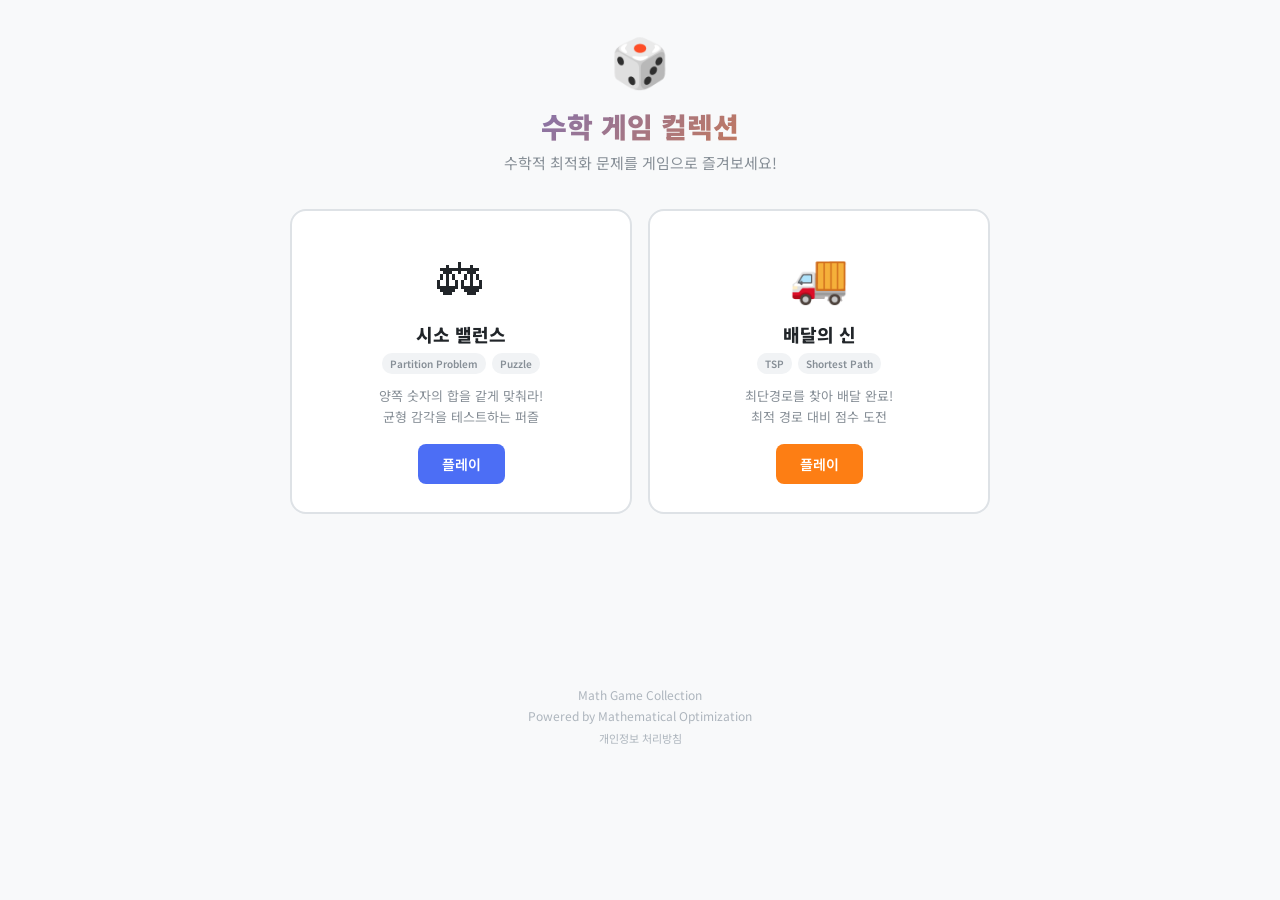
<file: index.html>
<!DOCTYPE html>
<html lang="ko">
<head>
  <meta charset="UTF-8">
  <meta name="viewport" content="width=device-width, initial-scale=1.0">
  <title>수학 게임 컬렉션 - 시소게임, 배달게임 | Math Game Collection - Seesaw Game</title>
  <meta name="description" content="시소게임 시소 밸런스, 배달의 신 최단경로 등 수학적 최적화를 게임으로 즐겨보세요! 무료 온라인 퍼즐 게임. Seesaw game, delivery game, free math puzzle games online.">
  <meta name="keywords" content="시소, 시소게임, 시소 게임, seesaw, seesaw game, 수학 게임, math game, 균형 퍼즐, balance puzzle, 배달 게임, 최단경로, TSP game, 무료 게임, 온라인 게임, 퍼즐 게임">
  <meta name="author" content="Math Game Collection">
  <meta name="robots" content="index, follow">
  <link rel="canonical" href="https://0820hong.github.io/math-games/">
  <meta property="og:title" content="수학 게임 컬렉션 - 시소게임, 배달게임 | Math Game Collection">
  <meta property="og:description" content="시소 밸런스, 배달의 신 등 수학적 최적화를 게임으로! Free math puzzle games.">
  <meta property="og:type" content="website">
  <meta property="og:url" content="https://0820hong.github.io/math-games/">
  <meta property="og:image" content="https://0820hong.github.io/math-games/og-portal.png">
  <meta property="og:locale" content="ko_KR">
  <meta property="og:site_name" content="수학 게임 컬렉션">
  <meta name="twitter:card" content="summary_large_image">
  <meta name="twitter:title" content="수학 게임 컬렉션 - 시소게임, 배달게임">
  <meta name="twitter:description" content="시소 밸런스, 배달의 신 등 수학적 최적화를 게임으로!">
  <meta name="twitter:image" content="https://0820hong.github.io/math-games/og-portal.png">
  <meta name="naver-site-verification" content="TODO_NAVER_VERIFICATION_CODE">
  <meta name="google-site-verification" content="TODO_GOOGLE_VERIFICATION_CODE">
  <link rel="icon" href="favicon.svg" type="image/svg+xml">
  <link rel="preconnect" href="https://fonts.googleapis.com">
  <link rel="preconnect" href="https://fonts.gstatic.com" crossorigin>
  <link href="https://fonts.googleapis.com/css2?family=Noto+Sans+KR:wght@400;600;700;800;900&display=swap" rel="stylesheet">
  <style>
    * { margin: 0; padding: 0; box-sizing: border-box; }
    body {
      font-family: 'Noto Sans KR', sans-serif;
      background: #F8F9FA;
      color: #212529;
      min-height: 100vh;
      display: flex;
      justify-content: center;
      padding: 24px 16px;
    }
    .container {
      width: 100%;
      max-width: 700px;
      text-align: center;
    }
    .hero-icon { font-size: 48px; margin-bottom: 12px; }
    .hero-title {
      font-size: 28px; font-weight: 900; margin-bottom: 6px;
      background: linear-gradient(135deg, #4C6EF5, #FD7E14);
      -webkit-background-clip: text; -webkit-text-fill-color: transparent;
      background-clip: text;
    }
    .hero-sub { font-size: 15px; color: #868E96; margin-bottom: 36px; }
    .games { display: grid; grid-template-columns: 1fr 1fr; gap: 16px; margin-bottom: 32px; }
    .game-card {
      background: #FFF; border: 2px solid #DEE2E6; border-radius: 16px;
      padding: 28px 20px; text-decoration: none; color: inherit;
      transition: all 0.2s; display: flex; flex-direction: column; align-items: center;
    }
    .game-card:hover {
      transform: translateY(-4px);
      box-shadow: 0 8px 24px rgba(0,0,0,0.1);
      border-color: #4C6EF5;
    }
    .game-card .card-icon { font-size: 48px; margin-bottom: 12px; }
    .game-card .card-title { font-size: 18px; font-weight: 800; margin-bottom: 6px; }
    .game-card .card-desc { font-size: 13px; color: #868E96; line-height: 1.6; margin-bottom: 16px; }
    .game-card .card-btn {
      background: #4C6EF5; color: #FFF; border: none; border-radius: 8px;
      padding: 10px 24px; font-size: 14px; font-weight: 600;
      cursor: pointer; font-family: inherit; transition: background 0.15s;
    }
    .game-card:nth-child(2) .card-btn { background: #FD7E14; }
    .game-card .card-btn:hover { filter: brightness(0.9); }
    .game-card .card-tags {
      display: flex; gap: 6px; margin-bottom: 12px; flex-wrap: wrap; justify-content: center;
    }
    .tag {
      font-size: 10px; padding: 3px 8px; border-radius: 10px;
      background: #F1F3F5; color: #868E96; font-weight: 600;
    }
    .footer {
      font-size: 12px; color: #ADB5BD; line-height: 1.8;
    }
    @media (max-width: 500px) {
      .games { grid-template-columns: 1fr; }
      .hero-title { font-size: 22px; }
    }
    .ad-container { display: flex; justify-content: center; margin: 0 auto 24px; }
    .site-footer-link { font-size: 11px; color: #ADB5BD; text-decoration: none; }
    .site-footer-link:hover { text-decoration: underline; }
  </style>
  <script async src="https://t1.daumcdn.net/kas/static/ba.min.js"></script>
  <!-- Google AdSense - TODO: ca-pub-XXXXXXXXXXXXXXXX를 실제 게시자 ID로 교체 -->
  <script async src="https://pagead2.googlesyndication.com/pagead/js/adsbygoogle.js?client=ca-pub-XXXXXXXXXXXXXXXX"
    crossorigin="anonymous"></script>
  <script type="application/ld+json">
  {
    "@context": "https://schema.org",
    "@type": "WebSite",
    "name": "수학 게임 컬렉션",
    "alternateName": ["Math Game Collection", "시소게임", "Seesaw Game"],
    "url": "https://0820hong.github.io/math-games/",
    "description": "시소 밸런스, 배달의 신 등 수학적 최적화를 게임으로 즐기는 무료 온라인 게임 모음",
    "inLanguage": ["ko", "en"],
    "author": { "@type": "Organization", "name": "Math Game Collection" }
  }
  </script>
</head>
<body>
  <div class="container">
    <div class="hero-icon">&#x1F3B2;</div>
    <h1 class="hero-title">수학 게임 컬렉션</h1>
    <p class="hero-sub">수학적 최적화 문제를 게임으로 즐겨보세요!</p>

    <div class="games">
      <a href="seesaw-game/" class="game-card">
        <div class="card-icon">&#x2696;</div>
        <div class="card-title">시소 밸런스</div>
        <div class="card-tags">
          <span class="tag">Partition Problem</span>
          <span class="tag">Puzzle</span>
        </div>
        <div class="card-desc">양쪽 숫자의 합을 같게 맞춰라!<br>균형 감각을 테스트하는 퍼즐</div>
        <button class="card-btn">플레이</button>
      </a>

      <a href="tsp-game/" class="game-card">
        <div class="card-icon">&#x1F69A;</div>
        <div class="card-title">배달의 신</div>
        <div class="card-tags">
          <span class="tag">TSP</span>
          <span class="tag">Shortest Path</span>
        </div>
        <div class="card-desc">최단경로를 찾아 배달 완료!<br>최적 경로 대비 점수 도전</div>
        <button class="card-btn">플레이</button>
      </a>
    </div>

    <!-- AdSense: Portal Banner - TODO: data-ad-slot을 실제 슬롯 ID로 교체 -->
    <div class="ad-container" style="max-width:728px;min-height:90px;">
      <ins class="adsbygoogle"
        style="display:block"
        data-ad-client="ca-pub-XXXXXXXXXXXXXXXX"
        data-ad-slot="XXXXXXXXXX"
        data-ad-format="auto"
        data-full-width-responsive="true"></ins>
      <script>(adsbygoogle = window.adsbygoogle || []).push({});</script>
    </div>

    <!-- Ad: Portal AdFit Banner -->
    <div class="ad-container">
      <ins class="kakao_ad_area" style="display:none;"
        data-ad-unit="DAN-ZZZZZZZZZZ"
        data-ad-width="320" data-ad-height="100"></ins>
    </div>

    <div class="footer">
      Math Game Collection<br>
      Powered by Mathematical Optimization<br>
      <a href="privacy.html" class="site-footer-link">개인정보 처리방침</a>
    </div>
  </div>
</body>
</html>
</file>
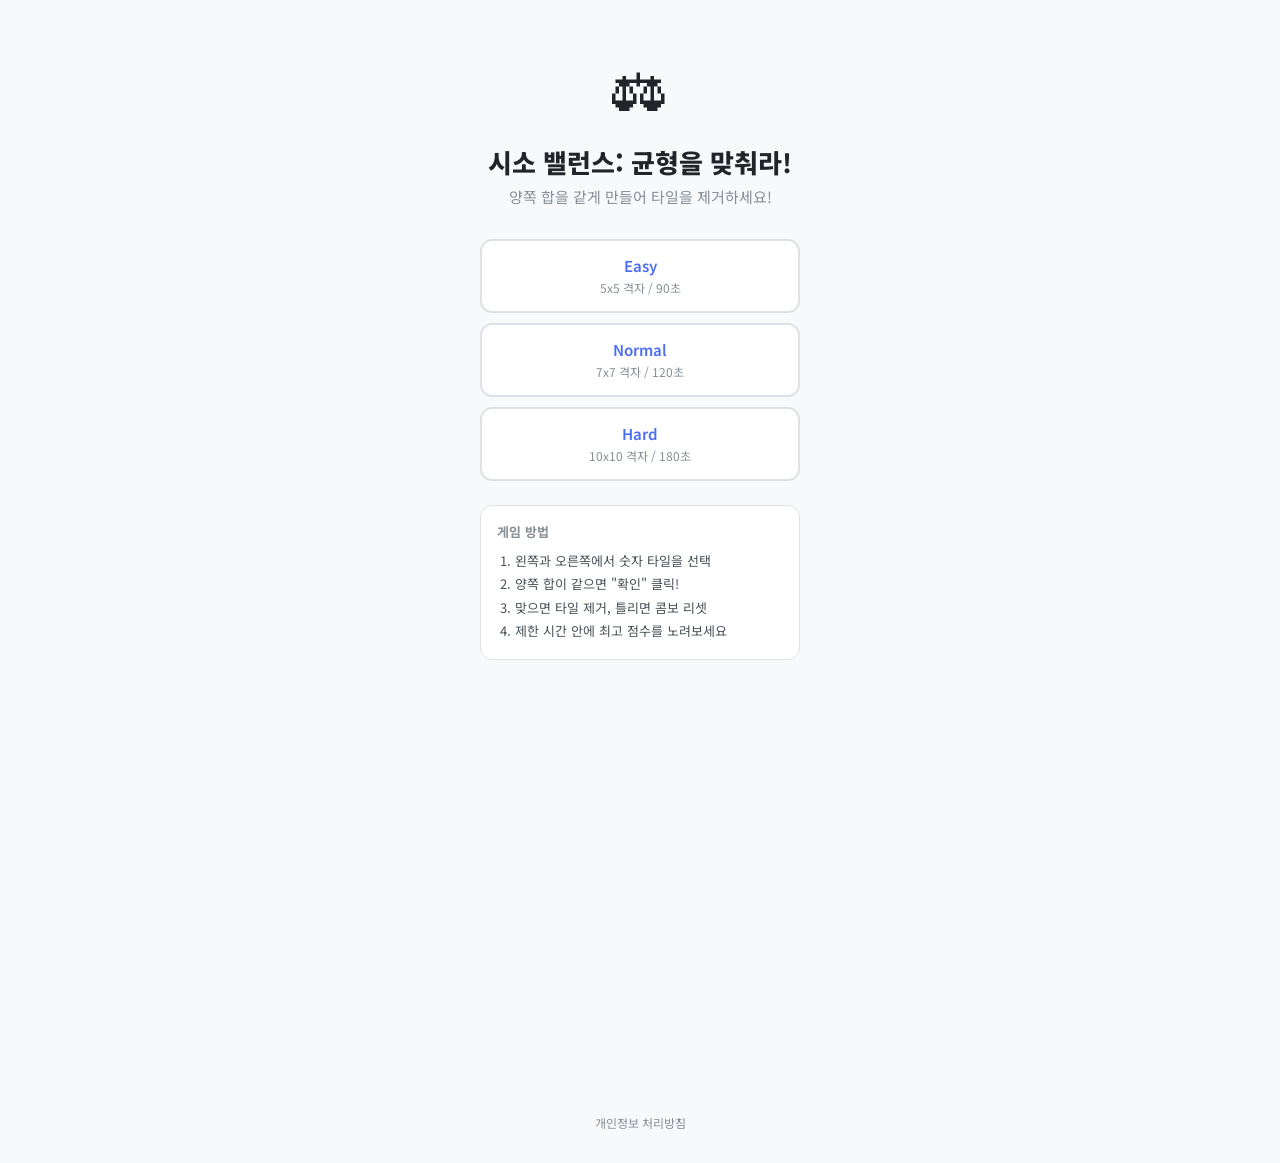
<file: seesaw-game/index.html>
<!DOCTYPE html>
<html lang="ko">
<head>
  <meta charset="UTF-8">
  <meta name="viewport" content="width=device-width, initial-scale=1.0">
  <title>시소게임 - 시소 밸런스: 균형을 맞춰라! | Seesaw Game Balance Puzzle</title>
  <meta name="description" content="시소게임 시소 밸런스 - 양쪽 숫자의 합을 같게 맞춰라! 균형 감각을 테스트하는 무료 온라인 퍼즐 게임. Seesaw game balance puzzle free online.">
  <meta name="keywords" content="시소, 시소게임, 시소 게임, 시소 밸런스, seesaw, seesaw game, balance puzzle, 균형 퍼즐, 숫자 퍼즐, 수학 게임, math game, 무료 게임, 온라인 게임">
  <meta name="author" content="Math Game Collection">
  <meta name="robots" content="index, follow">
  <link rel="canonical" href="https://0820hong.github.io/math-games/seesaw-game/">
  <meta property="og:title" content="시소게임 - 시소 밸런스: 균형을 맞춰라! | Seesaw Game">
  <meta property="og:description" content="양쪽 숫자의 합을 같게 맞춰라! 무료 온라인 균형 퍼즐 게임. Free seesaw balance puzzle game.">
  <meta property="og:type" content="website">
  <meta property="og:url" content="https://0820hong.github.io/math-games/seesaw-game/">
  <meta property="og:image" content="https://0820hong.github.io/math-games/seesaw-game/og-seesaw.png">
  <meta property="og:locale" content="ko_KR">
  <meta property="og:site_name" content="수학 게임 컬렉션">
  <meta name="twitter:card" content="summary_large_image">
  <meta name="twitter:title" content="시소게임 - 시소 밸런스: 균형을 맞춰라!">
  <meta name="twitter:description" content="양쪽 숫자의 합을 같게 맞춰라! 무료 온라인 균형 퍼즐 게임">
  <meta name="twitter:image" content="https://0820hong.github.io/math-games/seesaw-game/og-seesaw.png">
  <link rel="icon" href="favicon.svg" type="image/svg+xml">
  <link rel="preconnect" href="https://fonts.googleapis.com">
  <link rel="preconnect" href="https://fonts.gstatic.com" crossorigin>
  <link href="https://fonts.googleapis.com/css2?family=Noto+Sans+KR:wght@400;600;700;800;900&display=swap" rel="stylesheet">
  <link rel="stylesheet" href="css/style.css">
  <script async src="https://t1.daumcdn.net/kas/static/ba.min.js"></script>
  <!-- Google AdSense - TODO: ca-pub-XXXXXXXXXXXXXXXX를 실제 게시자 ID로 교체 -->
  <script async src="https://pagead2.googlesyndication.com/pagead/js/adsbygoogle.js?client=ca-pub-XXXXXXXXXXXXXXXX"
    crossorigin="anonymous"></script>
  <script type="application/ld+json">
  {
    "@context": "https://schema.org",
    "@type": "WebApplication",
    "name": "시소게임 - 시소 밸런스",
    "alternateName": ["Seesaw Game", "시소 게임", "Balance Puzzle"],
    "description": "양쪽 숫자의 합을 같게 맞춰 균형을 이루는 무료 온라인 퍼즐 게임",
    "url": "https://0820hong.github.io/math-games/seesaw-game/",
    "applicationCategory": "Game",
    "genre": "Puzzle",
    "operatingSystem": "Web Browser",
    "offers": { "@type": "Offer", "price": "0", "priceCurrency": "KRW" },
    "inLanguage": ["ko", "en"],
    "author": { "@type": "Organization", "name": "Math Game Collection" }
  }
  </script>
</head>
<body>
  <div class="container">

    <!-- Start Screen -->
    <section id="screen-start" class="screen start-screen active">
      <div class="game-icon">&#x2696;</div>
      <h1 class="game-title">시소 밸런스: 균형을 맞춰라!</h1>
      <p class="game-subtitle">양쪽 합을 같게 만들어 타일을 제거하세요!</p>

      <div class="difficulty-buttons">
        <button class="btn-difficulty" data-difficulty="easy">
          <span class="diff-label">Easy</span><br>
          <span class="diff-desc">5x5 격자 / 90초</span>
        </button>
        <button class="btn-difficulty" data-difficulty="normal">
          <span class="diff-label">Normal</span><br>
          <span class="diff-desc">7x7 격자 / 120초</span>
        </button>
        <button class="btn-difficulty" data-difficulty="hard">
          <span class="diff-label">Hard</span><br>
          <span class="diff-desc">10x10 격자 / 180초</span>
        </button>
      </div>

      <div class="how-to-play">
        <h3>게임 방법</h3>
        <ol>
          <li>왼쪽과 오른쪽에서 숫자 타일을 선택</li>
          <li>양쪽 합이 같으면 "확인" 클릭!</li>
          <li>맞으면 타일 제거, 틀리면 콤보 리셋</li>
          <li>제한 시간 안에 최고 점수를 노려보세요</li>
        </ol>
      </div>

      <!-- Ad: Start Screen Banner (320x250) -->
      <div class="ad-container ad-start">
        <ins class="kakao_ad_area" style="display:none;"
          data-ad-unit="DAN-jZkGd28zSj11ylZ7"
          data-ad-width="320" data-ad-height="250"></ins>
      </div>
    </section>

    <!-- Play Screen -->
    <section id="screen-play" class="screen play-screen">
      <div class="hud">
        <div class="hud-item">
          <span class="hud-label">점수</span>
          <span class="hud-value" id="hud-score">0</span>
        </div>
        <div class="hud-item">
          <span class="hud-label">콤보</span>
          <span class="hud-value" id="hud-combo">x0</span>
        </div>
        <div class="hud-item">
          <span class="hud-label">시간</span>
          <span class="hud-value" id="hud-time">1:00</span>
        </div>
        <div class="hud-item hud-bgm">
          <button class="btn-bgm" id="btn-bgm" title="BGM On/Off">&#x1f50a;</button>
          <input type="range" class="volume-slider" id="volume-slider" min="0" max="100" value="50" title="볼륨">
        </div>
      </div>

      <div class="timer-bar">
        <div class="timer-bar-fill" id="timer-bar-fill"></div>
      </div>

      <div class="game-area">
        <!-- Left Board -->
        <div class="board-section left">
          <div class="board-label">왼쪽</div>
          <div class="tile-grid" id="left-board"></div>
          <div class="board-sum">합: <span id="left-sum">0</span></div>
        </div>

        <!-- Seesaw -->
        <div class="seesaw-section">
          <div class="seesaw-wrap">
            <div class="seesaw-bar" id="seesaw-bar"></div>
            <div class="seesaw-pivot"></div>
          </div>
          <div class="seesaw-indicator" id="seesaw-indicator">숫자를 선택하세요</div>
        </div>

        <!-- Right Board -->
        <div class="board-section right">
          <div class="board-label">오른쪽</div>
          <div class="tile-grid" id="right-board"></div>
          <div class="board-sum">합: <span id="right-sum">0</span></div>
        </div>
      </div>

      <div class="play-actions">
        <button class="btn-action btn-confirm" id="btn-confirm" disabled>선택 확인! <span class="key-hint">[Space]</span></button>
        <button class="btn-action btn-clear-sel" id="btn-clear">선택 초기화</button>
      </div>
      <div class="play-actions play-actions-sub">
        <button class="btn-action btn-sub btn-ingame-retry" id="btn-ingame-retry">재도전</button>
        <button class="btn-action btn-sub btn-ingame-quit" id="btn-ingame-quit">나가기</button>
      </div>
    </section>

    <!-- Result Screen -->
    <section id="screen-result" class="screen result-screen">
      <h2 class="result-title">게임 종료!</h2>

      <div class="result-score-box">
        <div class="result-score-label">최종 점수</div>
        <div class="result-score-value" id="result-score">0</div>
      </div>

      <div class="result-stats">
        <div class="stat">
          <div class="stat-label">제거한 타일</div>
          <div class="stat-value" id="result-clear-rate">0/0</div>
        </div>
        <div class="stat">
          <div class="stat-label">최대 콤보</div>
          <div class="stat-value" id="result-max-combo">x0</div>
        </div>
        <div class="stat">
          <div class="stat-label">매칭 성공</div>
          <div class="stat-value" id="result-match-count">0회</div>
        </div>
        <div class="stat">
          <div class="stat-label">매칭 실패</div>
          <div class="stat-value" id="result-miss-count">0회</div>
        </div>
      </div>

      <div class="result-grade" id="result-grade">S</div>
      <div class="result-message" id="result-message">완벽한 균형 마스터!</div>

      <div class="share-buttons">
        <button class="btn-sns btn-sns-x" id="btn-share-x" title="X (Twitter)">
          <svg width="16" height="16" viewBox="0 0 24 24" fill="currentColor"><path d="M18.244 2.25h3.308l-7.227 8.26 8.502 11.24H16.17l-5.214-6.817L4.99 21.75H1.68l7.73-8.835L1.254 2.25H8.08l4.713 6.231zm-1.161 17.52h1.833L7.084 4.126H5.117z"/></svg>
          X
        </button>
        <button class="btn-sns btn-sns-fb" id="btn-share-fb" title="Facebook">
          <svg width="16" height="16" viewBox="0 0 24 24" fill="currentColor"><path d="M24 12.073c0-6.627-5.373-12-12-12s-12 5.373-12 12c0 5.99 4.388 10.954 10.125 11.854v-8.385H7.078v-3.47h3.047V9.43c0-3.007 1.792-4.669 4.533-4.669 1.312 0 2.686.235 2.686.235v2.953H15.83c-1.491 0-1.956.925-1.956 1.874v2.25h3.328l-.532 3.47h-2.796v8.385C19.612 23.027 24 18.062 24 12.073z"/></svg>
          Facebook
        </button>
        <button class="btn-sns btn-sns-kakao" id="btn-share-kakao" title="KakaoTalk">
          <svg width="16" height="16" viewBox="0 0 24 24" fill="currentColor"><path d="M12 3c-5.523 0-10 3.582-10 8 0 2.834 1.863 5.32 4.664 6.727-.147.528-.535 1.917-.612 2.214-.097.372.136.367.287.267.118-.078 1.89-1.284 2.655-1.808A11.4 11.4 0 0 0 12 19c5.523 0 10-3.582 10-8s-4.477-8-10-8z"/></svg>
          카카오톡
        </button>
        <button class="btn-sns btn-sns-copy" id="btn-share-copy" title="링크 복사">
          <svg width="16" height="16" viewBox="0 0 24 24" fill="none" stroke="currentColor" stroke-width="2"><rect x="9" y="9" width="13" height="13" rx="2"/><path d="M5 15H4a2 2 0 0 1-2-2V4a2 2 0 0 1 2-2h9a2 2 0 0 1 2 2v1"/></svg>
          링크복사
        </button>
        <button class="btn-sns btn-sns-img" id="btn-share" title="이미지 저장">
          <svg width="16" height="16" viewBox="0 0 24 24" fill="none" stroke="currentColor" stroke-width="2"><path d="M21 15v4a2 2 0 0 1-2 2H5a2 2 0 0 1-2-2v-4"/><polyline points="7 10 12 15 17 10"/><line x1="12" y1="15" x2="12" y2="3"/></svg>
          이미지저장
        </button>
      </div>
      <div class="share-toast" id="share-toast"></div>

      <!-- Ad: Result Screen Banner (300x250) -->
      <div class="ad-container ad-result">
        <ins class="kakao_ad_area" style="display:none;"
          data-ad-unit="DAN-K0fBYcdIjmGCOzU5"
          data-ad-width="300" data-ad-height="250"></ins>
      </div>

      <div class="result-actions">
        <button class="btn-result btn-secondary" id="btn-retry">다시 도전</button>
        <button class="btn-result btn-secondary" id="btn-change">다른 난이도</button>
      </div>
    </section>

    <!-- Combo Popup -->
    <div class="combo-popup" id="combo-popup"></div>

    <!-- AdSense: Footer Banner - TODO: data-ad-slot을 실제 슬롯 ID로 교체 -->
    <div class="ad-container ad-adsense">
      <ins class="adsbygoogle"
        style="display:block"
        data-ad-client="ca-pub-XXXXXXXXXXXXXXXX"
        data-ad-slot="XXXXXXXXXX"
        data-ad-format="auto"
        data-full-width-responsive="true"></ins>
      <script>(adsbygoogle = window.adsbygoogle || []).push({});</script>
    </div>

    <div class="site-footer">
      <a href="privacy.html">개인정보 처리방침</a>
    </div>

  </div>

  <!-- Ad: PC Vertical Sidebar (160x600) - 데스크탑 전용 -->
  <div class="ad-container ad-pc-vertical">
    <ins class="kakao_ad_area" style="display:none;"
      data-ad-unit="DAN-tXRGw9UH5gdCKD9G"
      data-ad-width="160" data-ad-height="600"></ins>
  </div>

  <!-- Ad: Mobile Strip Banner (320x50) - 모바일 전용 -->
  <div class="ad-container ad-mobile-strip">
    <ins class="kakao_ad_area" style="display:none;"
      data-ad-unit="DAN-TBmlamJAGPcLtFlO"
      data-ad-width="320" data-ad-height="50"></ins>
  </div>

  <script src="js/timer.js"></script>
  <script src="js/game.js"></script>
  <script src="js/board.js"></script>
  <script src="js/seesaw.js"></script>
  <script src="js/bgm.js"></script>
  <script src="js/share.js"></script>
  <script src="js/ad.js"></script>
  <script src="js/main.js"></script>
</body>
</html>
</file>
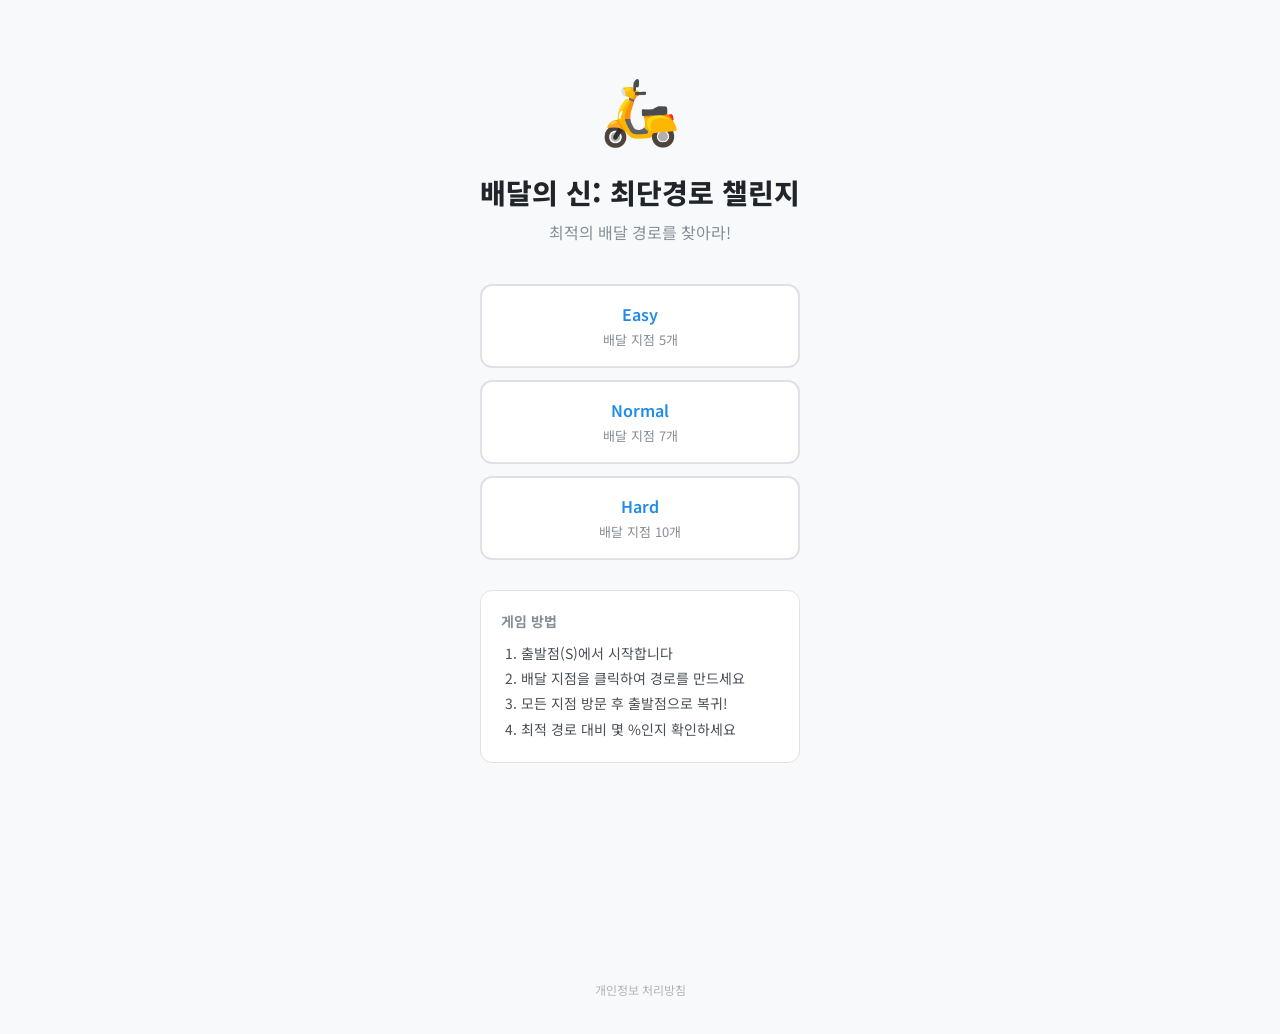
<file: tsp-game/index.html>
<!DOCTYPE html>
<html lang="ko">
<head>
  <meta charset="UTF-8">
  <meta name="viewport" content="width=device-width, initial-scale=1.0">
  <title>배달의 신: 최단경로 챌린지 | Delivery TSP Mini Game</title>
  <meta name="description" content="배달 게임 - 모든 배달 지점을 최단거리로 방문하세요! 외판원 문제(TSP)를 게임으로 즐기는 무료 온라인 최단경로 챌린지. Delivery game, TSP shortest path challenge.">
  <meta name="keywords" content="배달 게임, 최단경로, TSP, 외판원 문제, delivery game, shortest path, 수학 게임, math game, 무료 게임, 온라인 게임, 경로 찾기">
  <meta name="author" content="Math Game Collection">
  <meta name="robots" content="index, follow">
  <link rel="canonical" href="https://0820hong.github.io/math-games/tsp-game/">
  <meta property="og:title" content="배달의 신: 최단경로 챌린지 | TSP Game">
  <meta property="og:description" content="모든 배달 지점을 최단거리로 방문하세요! 무료 온라인 최단경로 게임.">
  <meta property="og:type" content="website">
  <meta property="og:url" content="https://0820hong.github.io/math-games/tsp-game/">
  <meta property="og:locale" content="ko_KR">
  <meta property="og:site_name" content="수학 게임 컬렉션">
  <meta name="twitter:card" content="summary">
  <meta name="twitter:title" content="배달의 신: 최단경로 챌린지">
  <meta name="twitter:description" content="모든 배달 지점을 최단거리로 방문하세요! 무료 온라인 최단경로 게임.">
  <link rel="icon" href="../favicon.svg" type="image/svg+xml">
  <link rel="preconnect" href="https://fonts.googleapis.com">
  <link rel="preconnect" href="https://fonts.gstatic.com" crossorigin>
  <link href="https://fonts.googleapis.com/css2?family=Noto+Sans+KR:wght@400;600;700;800;900&display=swap" rel="stylesheet">
  <link rel="stylesheet" href="css/style.css">
  <script async src="https://t1.daumcdn.net/kas/static/ba.min.js"></script>
  <!-- Google AdSense - TODO: ca-pub-XXXXXXXXXXXXXXXX를 실제 게시자 ID로 교체 -->
  <script async src="https://pagead2.googlesyndication.com/pagead/js/adsbygoogle.js?client=ca-pub-XXXXXXXXXXXXXXXX"
    crossorigin="anonymous"></script>
  <script type="application/ld+json">
  {
    "@context": "https://schema.org",
    "@type": "WebApplication",
    "name": "배달의 신 - 최단경로 챌린지",
    "alternateName": ["Delivery Game", "TSP Game"],
    "description": "외판원 문제(TSP)를 게임으로 즐기는 무료 온라인 최단경로 챌린지",
    "url": "https://0820hong.github.io/math-games/tsp-game/",
    "applicationCategory": "Game",
    "genre": "Puzzle",
    "operatingSystem": "Web Browser",
    "offers": { "@type": "Offer", "price": "0", "priceCurrency": "KRW" },
    "inLanguage": ["ko", "en"],
    "author": { "@type": "Organization", "name": "Math Game Collection" }
  }
  </script>
</head>
<body>
  <div class="container">

    <!-- Start Screen -->
    <section id="screen-start" class="screen start-screen active">
      <div class="game-icon">&#x1F6F5;</div>
      <h1 class="game-title">배달의 신: 최단경로 챌린지</h1>
      <p class="game-subtitle">최적의 배달 경로를 찾아라!</p>

      <div class="difficulty-buttons">
        <button class="btn-difficulty" data-difficulty="easy">
          <span class="diff-label">Easy</span>
          <br>
          <span class="diff-desc">배달 지점 5개</span>
        </button>
        <button class="btn-difficulty" data-difficulty="normal">
          <span class="diff-label">Normal</span>
          <br>
          <span class="diff-desc">배달 지점 7개</span>
        </button>
        <button class="btn-difficulty" data-difficulty="hard">
          <span class="diff-label">Hard</span>
          <br>
          <span class="diff-desc">배달 지점 10개</span>
        </button>
      </div>

      <div class="how-to-play">
        <h3>게임 방법</h3>
        <ol>
          <li>출발점(S)에서 시작합니다</li>
          <li>배달 지점을 클릭하여 경로를 만드세요</li>
          <li>모든 지점 방문 후 출발점으로 복귀!</li>
          <li>최적 경로 대비 몇 %인지 확인하세요</li>
        </ol>
      </div>

      <!-- Ad: Start Screen Banner -->
      <div style="display:flex;justify-content:center;margin:20px auto;max-width:320px;">
        <ins class="kakao_ad_area" style="display:none;"
          data-ad-unit="DAN-XXXXXXXXXX"
          data-ad-width="320" data-ad-height="100"></ins>
      </div>
    </section>

    <!-- Play Screen -->
    <section id="screen-play" class="screen play-screen">
      <div class="hud">
        <div class="hud-item">
          <span class="hud-label">난이도</span>
          <span class="hud-value" id="hud-difficulty">Normal</span>
        </div>
        <div class="hud-item">
          <span class="hud-label">방문</span>
          <span class="hud-value" id="hud-visited">0/6</span>
        </div>
        <div class="hud-item">
          <span class="hud-label">현재 거리</span>
          <span class="hud-value"><span id="hud-distance">0.0</span></span>
        </div>
      </div>

      <div id="canvas-container">
        <canvas id="game-canvas" width="600" height="500"></canvas>
      </div>

      <div class="play-actions">
        <button class="btn-action" id="btn-undo">되돌리기</button>
        <button class="btn-action" id="btn-reset">초기화</button>
      </div>
    </section>

    <!-- Result Screen -->
    <section id="screen-result" class="screen result-screen">
      <h2 class="result-title">결과 발표!</h2>

      <div class="result-canvas-wrap">
        <div id="canvas-container-result">
          <!-- Canvas is reused from play screen -->
        </div>
      </div>

      <div class="result-stats">
        <div class="stat">
          <div class="stat-label">내 거리</div>
          <div class="stat-value" id="result-user-dist">0</div>
        </div>
        <div class="stat">
          <div class="stat-label">최적 거리</div>
          <div class="stat-value" id="result-optimal-dist">0</div>
        </div>
      </div>

      <div class="result-ratio">최적 대비 <span id="result-ratio">100%</span></div>

      <div class="result-grade" id="result-grade">S</div>
      <div class="result-message" id="result-message">배달의 신!</div>

      <!-- Ad: Result Screen Banner -->
      <div style="display:flex;justify-content:center;margin:16px auto;max-width:300px;">
        <ins class="kakao_ad_area" style="display:none;"
          data-ad-unit="DAN-YYYYYYYYYY"
          data-ad-width="300" data-ad-height="250"></ins>
      </div>

      <div class="result-actions">
        <button class="btn-result btn-primary" id="btn-share">결과 공유</button>
        <button class="btn-result btn-secondary" id="btn-copy">텍스트 복사</button>
        <button class="btn-result btn-secondary" id="btn-retry">다시 도전</button>
        <button class="btn-result btn-secondary" id="btn-change">다른 난이도</button>
      </div>
    </section>

    <!-- AdSense: Footer Banner - TODO: data-ad-slot을 실제 슬롯 ID로 교체 -->
    <div style="display:flex;justify-content:center;margin:16px auto;max-width:728px;min-height:90px;">
      <ins class="adsbygoogle"
        style="display:block"
        data-ad-client="ca-pub-XXXXXXXXXXXXXXXX"
        data-ad-slot="XXXXXXXXXX"
        data-ad-format="auto"
        data-full-width-responsive="true"></ins>
      <script>(adsbygoogle = window.adsbygoogle || []).push({});</script>
    </div>

    <div style="text-align:center;padding:16px 0;font-size:12px;">
      <a href="../privacy.html" style="color:#ADB5BD;text-decoration:none;">개인정보 처리방침</a>
    </div>

  </div>

  <script src="js/tsp-solver.js"></script>
  <script src="js/game.js"></script>
  <script src="js/canvas.js"></script>
  <script src="js/share.js"></script>
  <script src="js/main.js"></script>
</body>
</html>
</file>
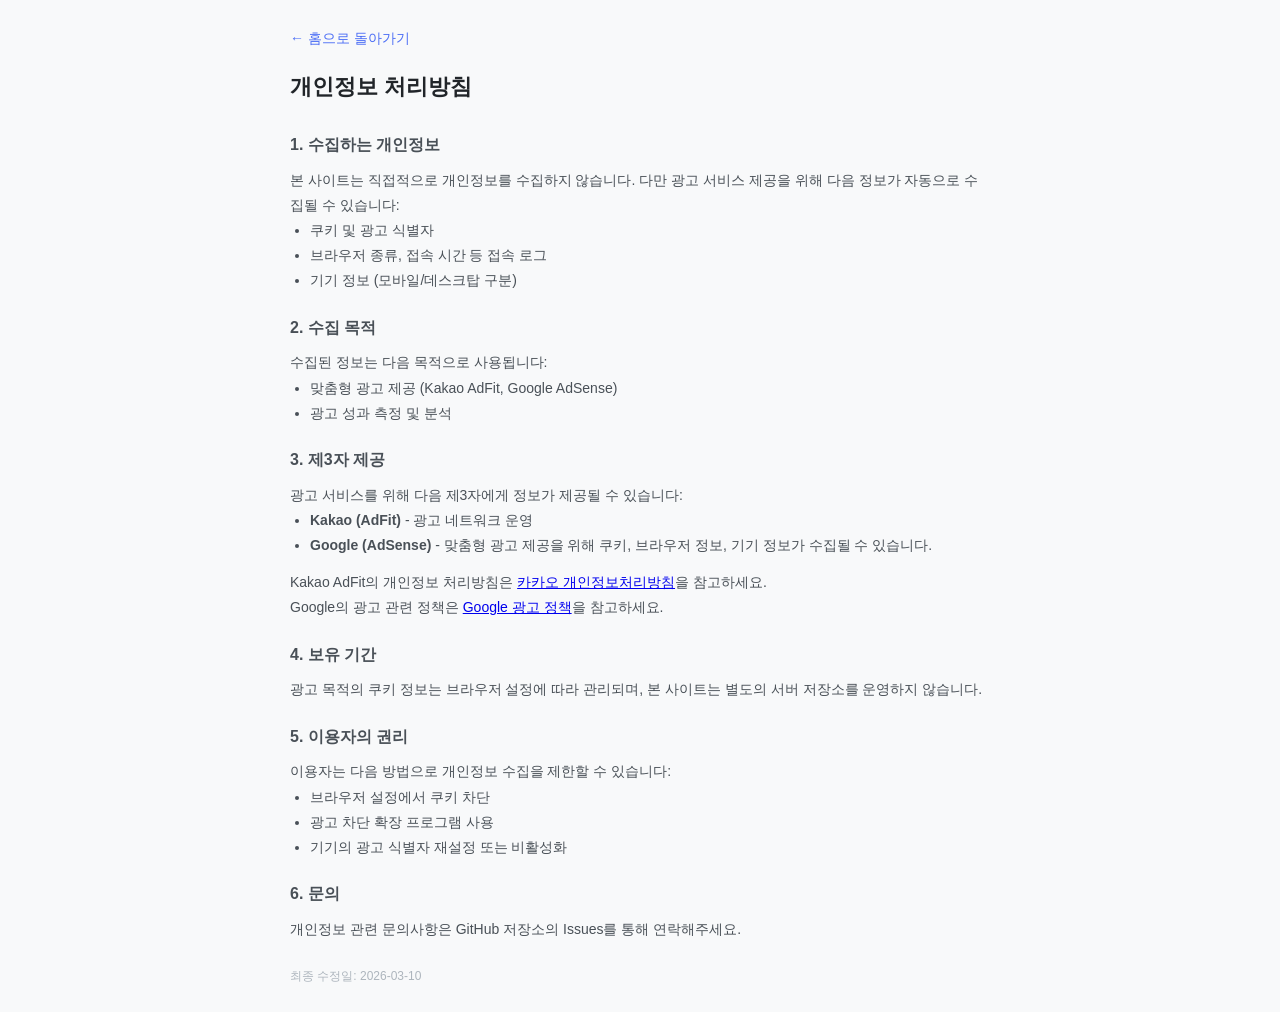
<file: privacy.html>
<!DOCTYPE html>
<html lang="ko">
<head>
  <meta charset="UTF-8">
  <meta name="viewport" content="width=device-width, initial-scale=1.0">
  <title>개인정보 처리방침 | 수학 게임 컬렉션</title>
  <link rel="icon" href="favicon.svg" type="image/svg+xml">
  <style>
    * { margin: 0; padding: 0; box-sizing: border-box; }
    body {
      font-family: 'Noto Sans KR', -apple-system, sans-serif;
      background: #F8F9FA; color: #212529;
      padding: 24px 16px; line-height: 1.8;
    }
    .container { max-width: 700px; margin: 0 auto; }
    h1 { font-size: 22px; font-weight: 800; margin-bottom: 24px; }
    h2 { font-size: 16px; font-weight: 700; margin: 20px 0 8px; color: #495057; }
    p, li { font-size: 14px; color: #495057; }
    ul { padding-left: 20px; margin-bottom: 12px; }
    .back { display: inline-block; margin-bottom: 16px; color: #4C6EF5; text-decoration: none; font-size: 14px; }
    .back:hover { text-decoration: underline; }
    .updated { font-size: 12px; color: #ADB5BD; margin-top: 24px; }
  </style>
</head>
<body>
  <div class="container">
    <a href="./" class="back">&larr; 홈으로 돌아가기</a>
    <h1>개인정보 처리방침</h1>

    <h2>1. 수집하는 개인정보</h2>
    <p>본 사이트는 직접적으로 개인정보를 수집하지 않습니다. 다만 광고 서비스 제공을 위해 다음 정보가 자동으로 수집될 수 있습니다:</p>
    <ul>
      <li>쿠키 및 광고 식별자</li>
      <li>브라우저 종류, 접속 시간 등 접속 로그</li>
      <li>기기 정보 (모바일/데스크탑 구분)</li>
    </ul>

    <h2>2. 수집 목적</h2>
    <p>수집된 정보는 다음 목적으로 사용됩니다:</p>
    <ul>
      <li>맞춤형 광고 제공 (Kakao AdFit, Google AdSense)</li>
      <li>광고 성과 측정 및 분석</li>
    </ul>

    <h2>3. 제3자 제공</h2>
    <p>광고 서비스를 위해 다음 제3자에게 정보가 제공될 수 있습니다:</p>
    <ul>
      <li><strong>Kakao (AdFit)</strong> - 광고 네트워크 운영</li>
      <li><strong>Google (AdSense)</strong> - 맞춤형 광고 제공을 위해 쿠키, 브라우저 정보, 기기 정보가 수집될 수 있습니다.</li>
    </ul>
    <p>Kakao AdFit의 개인정보 처리방침은 <a href="https://www.kakao.com/policy/privacy" target="_blank" rel="noopener">카카오 개인정보처리방침</a>을 참고하세요.</p>
    <p>Google의 광고 관련 정책은 <a href="https://policies.google.com/technologies/ads" target="_blank" rel="noopener">Google 광고 정책</a>을 참고하세요.</p>

    <h2>4. 보유 기간</h2>
    <p>광고 목적의 쿠키 정보는 브라우저 설정에 따라 관리되며, 본 사이트는 별도의 서버 저장소를 운영하지 않습니다.</p>

    <h2>5. 이용자의 권리</h2>
    <p>이용자는 다음 방법으로 개인정보 수집을 제한할 수 있습니다:</p>
    <ul>
      <li>브라우저 설정에서 쿠키 차단</li>
      <li>광고 차단 확장 프로그램 사용</li>
      <li>기기의 광고 식별자 재설정 또는 비활성화</li>
    </ul>

    <h2>6. 문의</h2>
    <p>개인정보 관련 문의사항은 GitHub 저장소의 Issues를 통해 연락해주세요.</p>

    <p class="updated">최종 수정일: 2026-03-10</p>
  </div>
</body>
</html>
</file>
<file: seesaw-game/css/style.css>
:root {
  --bg: #F8F9FA;
  --text: #212529;
  --text-light: #868E96;
  --left-bg: #EDF2FF;
  --left-tile: #4C6EF5;
  --left-tile-dark: #3B5BDB;
  --right-bg: #FFF4E6;
  --right-tile: #FD7E14;
  --right-tile-dark: #E8590C;
  --match-color: #40C057;
  --border: #DEE2E6;
  --radius: 12px;
}

* { margin: 0; padding: 0; box-sizing: border-box; }

body {
  font-family: 'Noto Sans KR', sans-serif;
  background: var(--bg);
  color: var(--text);
  min-height: 100vh;
  display: flex;
  justify-content: center;
  padding: 16px;
}

.container {
  width: 100%;
  max-width: 960px;
}

/* Screen management */
.screen { display: none; animation: fadeIn 0.3s ease; }
.screen.active { display: block; }

@keyframes fadeIn {
  from { opacity: 0; transform: translateY(10px); }
  to { opacity: 1; transform: translateY(0); }
}

/* Start Screen */
.start-screen { text-align: center; padding: 30px 20px; }
.game-icon { font-size: 56px; margin-bottom: 16px; }
.game-title { font-size: 26px; font-weight: 800; margin-bottom: 6px; }
.game-subtitle { font-size: 15px; color: var(--text-light); margin-bottom: 32px; }

.difficulty-buttons {
  display: flex; flex-direction: column; gap: 10px;
  max-width: 320px; margin: 0 auto 24px;
}

.btn-difficulty {
  padding: 14px 20px; border: 2px solid var(--border);
  border-radius: var(--radius); background: #FFF;
  font-size: 15px; font-weight: 600; cursor: pointer;
  transition: all 0.2s; font-family: inherit;
}
.btn-difficulty:hover {
  border-color: var(--left-tile); background: var(--left-bg);
  transform: translateY(-2px); box-shadow: 0 4px 12px rgba(76,110,245,0.15);
}
.btn-difficulty .diff-label { color: var(--left-tile); }
.btn-difficulty .diff-desc { font-size: 12px; color: var(--text-light); font-weight: 400; }

.how-to-play {
  background: #FFF; border: 1px solid var(--border);
  border-radius: var(--radius); padding: 16px; text-align: left;
  max-width: 320px; margin: 0 auto;
}
.how-to-play h3 { font-size: 13px; color: var(--text-light); margin-bottom: 8px; }
.how-to-play ol { font-size: 13px; padding-left: 18px; line-height: 1.8; color: #495057; }

/* Play Screen */
.play-screen { padding: 0; }

.hud {
  display: flex; justify-content: space-between; align-items: center;
  padding: 10px 14px; background: #FFF;
  border-radius: var(--radius) var(--radius) 0 0;
  border: 1px solid var(--border); border-bottom: none;
}
.hud-item { display: flex; flex-direction: column; align-items: center; gap: 1px; }
.hud-label { font-size: 10px; color: var(--text-light); text-transform: uppercase; letter-spacing: 0.5px; }
.hud-value { font-weight: 700; font-size: 16px; }
.time-warning { color: #FA5252; animation: blink 0.5s infinite; }
@keyframes blink { 50% { opacity: 0.5; } }

.timer-bar {
  height: 14px; background: #E9ECEF;
  border-left: 1px solid var(--border); border-right: 1px solid var(--border);
  position: relative;
}
.timer-bar-fill {
  height: 100%; background: linear-gradient(90deg, var(--left-tile), #748FFC);
  transition: width 1s linear;
  border-radius: 0 2px 2px 0;
  box-shadow: 0 0 6px rgba(76,110,245,0.3);
}
.timer-bar-fill.warning {
  background: linear-gradient(90deg, #FA5252, #FF6B6B);
  box-shadow: 0 0 10px rgba(250,82,82,0.5);
  animation: timerPulse 0.8s infinite;
}
@keyframes timerPulse {
  0%, 100% { opacity: 1; }
  50% { opacity: 0.7; }
}

/* BGM Button & Volume */
.hud-bgm {
  flex-direction: row !important; gap: 6px !important; align-items: center !important;
}
.btn-bgm {
  background: none; border: 1px solid var(--border); border-radius: 6px;
  font-size: 18px; cursor: pointer; padding: 4px 8px;
  transition: all 0.15s; line-height: 1;
}
.btn-bgm:hover { background: var(--bg); }
.btn-bgm.muted { opacity: 0.4; }

.volume-slider {
  width: 60px; height: 4px; cursor: pointer;
  accent-color: var(--left-tile);
}

/* Key Hint */
.key-hint {
  font-size: 10px; opacity: 0.6; font-weight: 400;
}

/* Game Area */
.game-area {
  display: flex; align-items: stretch; gap: 0;
  background: #FFF;
  border-left: 1px solid var(--border); border-right: 1px solid var(--border);
  min-height: 200px;
}

.board-section {
  flex: 1; padding: 12px; display: flex; flex-direction: column; align-items: center;
}
.board-section.left { background: var(--left-bg); }
.board-section.right { background: var(--right-bg); }

.board-label {
  font-size: 12px; font-weight: 700; color: var(--text-light);
  margin-bottom: 8px; text-transform: uppercase; letter-spacing: 1px;
}
.board-sum {
  font-size: 20px; font-weight: 800; margin-top: 8px;
}
.board-section.left .board-sum { color: var(--left-tile); }
.board-section.right .board-sum { color: var(--right-tile); }

.tile-grid {
  display: grid; gap: 6px; width: 100%;
}

/* Seesaw section */
.seesaw-section {
  width: 60px; display: flex; flex-direction: column;
  align-items: center; justify-content: center; background: #FFF;
  position: relative;
}

.seesaw-wrap { position: relative; width: 50px; height: 80px; }
.seesaw-bar {
  position: absolute; top: 20px; left: -10px;
  width: 70px; height: 6px; background: #495057;
  border-radius: 3px; transform-origin: center center;
  transition: transform 0.3s ease;
}
.seesaw-bar.balanced { background: var(--match-color); box-shadow: 0 0 10px rgba(64,192,87,0.5); }
.seesaw-pivot {
  position: absolute; bottom: 10px; left: 50%; transform: translateX(-50%);
  width: 0; height: 0;
  border-left: 12px solid transparent; border-right: 12px solid transparent;
  border-bottom: 16px solid #495057;
}

.seesaw-indicator {
  font-size: 10px; color: var(--text-light); text-align: center;
  margin-top: 4px; white-space: nowrap;
}
.seesaw-indicator.balanced { color: var(--match-color); font-weight: 700; }

/* Tiles */
.tile {
  aspect-ratio: 1; display: flex; align-items: center; justify-content: center;
  border-radius: 8px; cursor: pointer; font-weight: 700;
  transition: all 0.15s; user-select: none; position: relative;
  min-width: 0; min-height: 0;
}

.board-section.left .tile {
  background: var(--left-tile); color: #FFF;
  box-shadow: 0 2px 4px rgba(76,110,245,0.3);
}
.board-section.right .tile {
  background: var(--right-tile); color: #FFF;
  box-shadow: 0 2px 4px rgba(253,126,20,0.3);
}

.tile-value { font-size: clamp(11px, 2.5vw, 18px); pointer-events: none; }

.tile.selected {
  transform: scale(1.1);
  box-shadow: 0 0 0 3px #FFF, 0 0 0 5px currentColor;
}
.board-section.left .tile.selected { background: var(--left-tile-dark); }
.board-section.right .tile.selected { background: var(--right-tile-dark); }

.tile.matched {
  animation: tileMatch 0.4s ease forwards;
}

@keyframes tileMatch {
  0% { transform: scale(1.1); opacity: 1; }
  50% { transform: scale(1.3); opacity: 0.8; background: var(--match-color); }
  100% { transform: scale(0); opacity: 0; }
}

.tile.removed {
  visibility: hidden; pointer-events: none;
}

.tile.shake {
  animation: shake 0.3s ease;
}

@keyframes shake {
  0%, 100% { transform: translateX(0); }
  25% { transform: translateX(-6px); }
  75% { transform: translateX(6px); }
}

/* Seesaw animations */
.seesaw-bar.balanced-flash { animation: balancedFlash 0.5s ease; }
@keyframes balancedFlash {
  0%, 100% { box-shadow: 0 0 10px rgba(64,192,87,0.5); }
  50% { box-shadow: 0 0 25px rgba(64,192,87,0.9); }
}

.seesaw-bar.seesaw-shake { animation: seesawShake 0.4s ease; }
@keyframes seesawShake {
  0%, 100% { transform: rotate(0deg); }
  25% { transform: rotate(-8deg); }
  75% { transform: rotate(8deg); }
}

/* Actions */
.play-actions {
  display: flex; gap: 8px; padding: 12px 14px;
  background: #FFF;
  border-radius: 0;
  border: 1px solid var(--border); border-top: none;
}

.btn-action {
  flex: 1; padding: 12px; border-radius: 8px;
  font-size: 14px; font-weight: 600; cursor: pointer;
  transition: all 0.15s; font-family: inherit; border: none;
}
.btn-confirm {
  background: var(--match-color); color: #FFF;
}
.btn-confirm:hover:not(:disabled) { background: #2F9E44; }
.btn-confirm:disabled { opacity: 0.4; cursor: not-allowed; }
.btn-clear-sel {
  background: #FFF; color: var(--text); border: 1px solid var(--border);
}
.btn-clear-sel:hover { background: var(--bg); }

.play-actions-sub {
  border-top: none !important;
  border-radius: 0 0 var(--radius) var(--radius) !important;
  padding-top: 0 !important;
}
.play-actions-sub + .play-actions-sub { display: none; }
.btn-sub {
  background: #FFF; color: var(--text-light); border: 1px solid var(--border);
  font-size: 12px; padding: 8px;
}
.btn-sub:hover { background: var(--bg); color: var(--text); }

/* Combo popup */
.combo-popup {
  position: fixed; top: 50%; left: 50%; transform: translate(-50%, -50%);
  font-size: 48px; font-weight: 900; color: var(--match-color);
  pointer-events: none; opacity: 0; z-index: 100;
  text-shadow: 0 2px 8px rgba(0,0,0,0.15);
}
.combo-popup.show {
  animation: comboAppear 0.8s ease forwards;
}
@keyframes comboAppear {
  0% { opacity: 0; transform: translate(-50%, -50%) scale(0.5); }
  30% { opacity: 1; transform: translate(-50%, -50%) scale(1.2); }
  100% { opacity: 0; transform: translate(-50%, -70%) scale(1); }
}

/* Result Screen */
.result-screen { text-align: center; padding: 24px 0; }
.result-title { font-size: 22px; font-weight: 800; margin-bottom: 16px; }

.result-score-box {
  background: #FFF; border: 2px solid var(--border);
  border-radius: var(--radius); padding: 20px; margin-bottom: 20px;
  display: inline-block; min-width: 200px;
}
.result-score-label { font-size: 13px; color: var(--text-light); }
.result-score-value { font-size: 36px; font-weight: 900; }

.result-stats {
  display: grid; grid-template-columns: 1fr 1fr;
  gap: 12px; margin-bottom: 20px; text-align: center;
}
.stat { background: #FFF; border: 1px solid var(--border); border-radius: 8px; padding: 12px; }
.stat-label { font-size: 11px; color: var(--text-light); margin-bottom: 2px; }
.stat-value { font-size: 16px; font-weight: 700; }

.result-grade { font-size: 64px; font-weight: 900; line-height: 1; margin-bottom: 6px; }
.result-message { font-size: 17px; color: #495057; margin-bottom: 20px; }

/* SNS Share Buttons */
.share-buttons {
  display: flex; gap: 8px; flex-wrap: wrap; justify-content: center; margin-bottom: 16px;
}
.btn-sns {
  display: flex; align-items: center; gap: 4px;
  padding: 8px 14px; border: 1px solid var(--border); border-radius: 8px;
  background: #FFF; font-size: 12px; font-weight: 600; cursor: pointer;
  transition: all 0.15s; font-family: inherit; color: #FFF;
}
.btn-sns:hover { transform: translateY(-1px); box-shadow: 0 2px 8px rgba(0,0,0,0.1); }
.btn-sns svg { flex-shrink: 0; }
.btn-sns-x { background: #000; border-color: #000; }
.btn-sns-fb { background: #1877F2; border-color: #1877F2; }
.btn-sns-kakao { background: #FEE500; border-color: #FEE500; color: #3C1E1E; }
.btn-sns-copy { background: #FFF; border-color: var(--border); color: var(--text); }
.btn-sns-img { background: #FFF; border-color: var(--border); color: var(--text); }

.share-toast {
  font-size: 13px; color: var(--match-color); font-weight: 600;
  min-height: 20px; margin-bottom: 12px;
  opacity: 0; transition: opacity 0.3s;
}
.share-toast.show { opacity: 1; }

.result-actions { display: flex; gap: 8px; flex-wrap: wrap; justify-content: center; }
.btn-result {
  padding: 12px 20px; border: none; border-radius: 8px;
  font-size: 14px; font-weight: 600; cursor: pointer;
  transition: all 0.15s; font-family: inherit;
}
.btn-primary { background: var(--left-tile); color: #FFF; }
.btn-primary:hover { background: var(--left-tile-dark); }
.btn-secondary { background: #FFF; color: var(--text); border: 1px solid var(--border); }
.btn-secondary:hover { background: var(--bg); }

/* Ad Container */
.ad-container {
  display: flex; justify-content: center; margin: 16px auto;
  min-height: 0; overflow: hidden;
}
.ad-start { max-width: 320px; margin-top: 20px; min-height: 250px; }
.ad-result { max-width: 300px; margin: 16px auto; }
.ad-container:empty { display: none; }

/* PC Vertical Sidebar Ad (160x600) - 데스크탑 전용 */
.ad-pc-vertical {
  position: fixed;
  right: 16px;
  top: 50%;
  transform: translateY(-50%);
  width: 160px;
  min-height: 600px;
  margin: 0;
  z-index: 50;
}

/* Mobile Strip Ad (320x50) - 모바일 전용 */
.ad-mobile-strip {
  position: fixed;
  bottom: 0;
  left: 0;
  right: 0;
  width: 100%;
  max-width: 100%;
  min-height: 50px;
  margin: 0;
  background: #FFF;
  z-index: 50;
  justify-content: center;
  box-shadow: 0 -2px 8px rgba(0,0,0,0.1);
  display: none;
}

/* AdSense Container */
.ad-adsense {
  display: flex;
  justify-content: center;
  margin: 16px auto;
  max-width: 728px;
  min-height: 90px;
}
.ad-adsense ins {
  max-width: 100%;
}

/* Site Footer */
.site-footer {
  text-align: center; padding: 16px 0; font-size: 12px;
}
.site-footer a {
  color: var(--text-light); text-decoration: none;
}
.site-footer a:hover { text-decoration: underline; }

/* Responsive */
@media (max-width: 768px) {
  body { padding: 8px; padding-bottom: 58px; }
  .game-title { font-size: 21px; }
  .tile-value { font-size: clamp(9px, 2vw, 14px); }
  .tile { border-radius: 6px; }
  .tile-grid { gap: 3px; }
  .board-section { padding: 6px; }
  .seesaw-section { width: 36px; }
  .result-grade { font-size: 48px; }
  .combo-popup { font-size: 36px; }
  .volume-slider { width: 40px; }
  .ad-pc-vertical { display: none !important; }
  .ad-mobile-strip { display: flex !important; }
}

/* PC 세로 광고: 화면이 충분히 넓을 때만 표시 (콘텐츠 960px + 사이드 160px + 여백) */
@media (max-width: 1200px) {
  .ad-pc-vertical { display: none !important; }
}
</file>
<file: tsp-game/css/style.css>
:root {
  --bg: #F8F9FA;
  --bg-dark: #212529;
  --text: #212529;
  --text-light: #868E96;
  --primary: #228BE6;
  --primary-dark: #1971C2;
  --danger: #FA5252;
  --success: #40C057;
  --border: #DEE2E6;
  --radius: 12px;
}

* {
  margin: 0;
  padding: 0;
  box-sizing: border-box;
}

body {
  font-family: 'Noto Sans KR', sans-serif;
  background: var(--bg);
  color: var(--text);
  min-height: 100vh;
  display: flex;
  justify-content: center;
  align-items: flex-start;
  padding: 20px;
}

.container {
  width: 100%;
  max-width: 640px;
}

/* Screen management */
.screen {
  display: none;
  animation: fadeIn 0.3s ease;
}

.screen.active {
  display: block;
}

@keyframes fadeIn {
  from { opacity: 0; transform: translateY(10px); }
  to { opacity: 1; transform: translateY(0); }
}

/* Start Screen */
.start-screen {
  text-align: center;
  padding: 40px 20px;
}

.game-title {
  font-size: 28px;
  font-weight: 800;
  margin-bottom: 8px;
  color: var(--text);
}

.game-subtitle {
  font-size: 16px;
  color: var(--text-light);
  margin-bottom: 40px;
}

.game-icon {
  font-size: 64px;
  margin-bottom: 20px;
}

.difficulty-buttons {
  display: flex;
  flex-direction: column;
  gap: 12px;
  max-width: 320px;
  margin: 0 auto 30px;
}

.btn-difficulty {
  padding: 16px 24px;
  border: 2px solid var(--border);
  border-radius: var(--radius);
  background: #FFF;
  font-size: 16px;
  font-weight: 600;
  cursor: pointer;
  transition: all 0.2s;
  font-family: inherit;
}

.btn-difficulty:hover {
  border-color: var(--primary);
  background: #E7F5FF;
  transform: translateY(-2px);
  box-shadow: 0 4px 12px rgba(34, 139, 230, 0.15);
}

.btn-difficulty .diff-label {
  color: var(--primary);
}

.btn-difficulty .diff-desc {
  font-size: 13px;
  color: var(--text-light);
  font-weight: 400;
}

.how-to-play {
  background: #FFF;
  border: 1px solid var(--border);
  border-radius: var(--radius);
  padding: 20px;
  text-align: left;
  max-width: 320px;
  margin: 0 auto;
}

.how-to-play h3 {
  font-size: 14px;
  color: var(--text-light);
  margin-bottom: 10px;
}

.how-to-play ol {
  font-size: 14px;
  padding-left: 20px;
  line-height: 1.8;
  color: #495057;
}

/* Play Screen */
.play-screen {
  padding: 0;
}

.hud {
  display: flex;
  justify-content: space-between;
  align-items: center;
  padding: 12px 16px;
  background: #FFF;
  border-radius: var(--radius) var(--radius) 0 0;
  border: 1px solid var(--border);
  border-bottom: none;
  font-size: 14px;
}

.hud-item {
  display: flex;
  flex-direction: column;
  align-items: center;
  gap: 2px;
}

.hud-label {
  font-size: 11px;
  color: var(--text-light);
  text-transform: uppercase;
  letter-spacing: 0.5px;
}

.hud-value {
  font-weight: 700;
  color: var(--text);
}

#canvas-container {
  background: #FFF;
  border-left: 1px solid var(--border);
  border-right: 1px solid var(--border);
}

#game-canvas {
  display: block;
  width: 100%;
  cursor: pointer;
}

.play-actions {
  display: flex;
  gap: 8px;
  padding: 12px 16px;
  background: #FFF;
  border-radius: 0 0 var(--radius) var(--radius);
  border: 1px solid var(--border);
  border-top: none;
}

.btn-action {
  flex: 1;
  padding: 12px;
  border: 1px solid var(--border);
  border-radius: 8px;
  background: #FFF;
  font-size: 14px;
  font-weight: 600;
  cursor: pointer;
  transition: all 0.15s;
  font-family: inherit;
}

.btn-action:hover {
  background: var(--bg);
}

.btn-action:active {
  transform: scale(0.97);
}

/* Result Screen */
.result-screen {
  text-align: center;
  padding: 20px 0;
}

.result-title {
  font-size: 24px;
  font-weight: 800;
  margin-bottom: 16px;
}

.result-canvas-wrap {
  border: 1px solid var(--border);
  border-radius: var(--radius);
  overflow: hidden;
  margin-bottom: 24px;
}

.result-stats {
  display: flex;
  justify-content: center;
  gap: 24px;
  margin-bottom: 16px;
}

.stat {
  text-align: center;
}

.stat-label {
  font-size: 12px;
  color: var(--text-light);
  margin-bottom: 4px;
}

.stat-value {
  font-size: 18px;
  font-weight: 700;
}

.result-ratio {
  font-size: 36px;
  font-weight: 800;
  color: var(--primary);
  margin-bottom: 8px;
}

.result-grade {
  font-size: 72px;
  font-weight: 900;
  line-height: 1;
  margin-bottom: 8px;
}

.result-message {
  font-size: 18px;
  color: #495057;
  margin-bottom: 32px;
}

.result-actions {
  display: flex;
  gap: 8px;
  flex-wrap: wrap;
  justify-content: center;
}

.btn-result {
  padding: 12px 20px;
  border: none;
  border-radius: 8px;
  font-size: 14px;
  font-weight: 600;
  cursor: pointer;
  transition: all 0.15s;
  font-family: inherit;
}

.btn-result:active {
  transform: scale(0.97);
}

.btn-primary {
  background: var(--primary);
  color: #FFF;
}

.btn-primary:hover {
  background: var(--primary-dark);
}

.btn-secondary {
  background: #FFF;
  color: var(--text);
  border: 1px solid var(--border);
}

.btn-secondary:hover {
  background: var(--bg);
}

/* Mobile */
@media (max-width: 768px) {
  body {
    padding: 10px;
  }

  .game-title {
    font-size: 22px;
  }

  .result-grade {
    font-size: 56px;
  }

  .result-ratio {
    font-size: 28px;
  }
}
</file>
